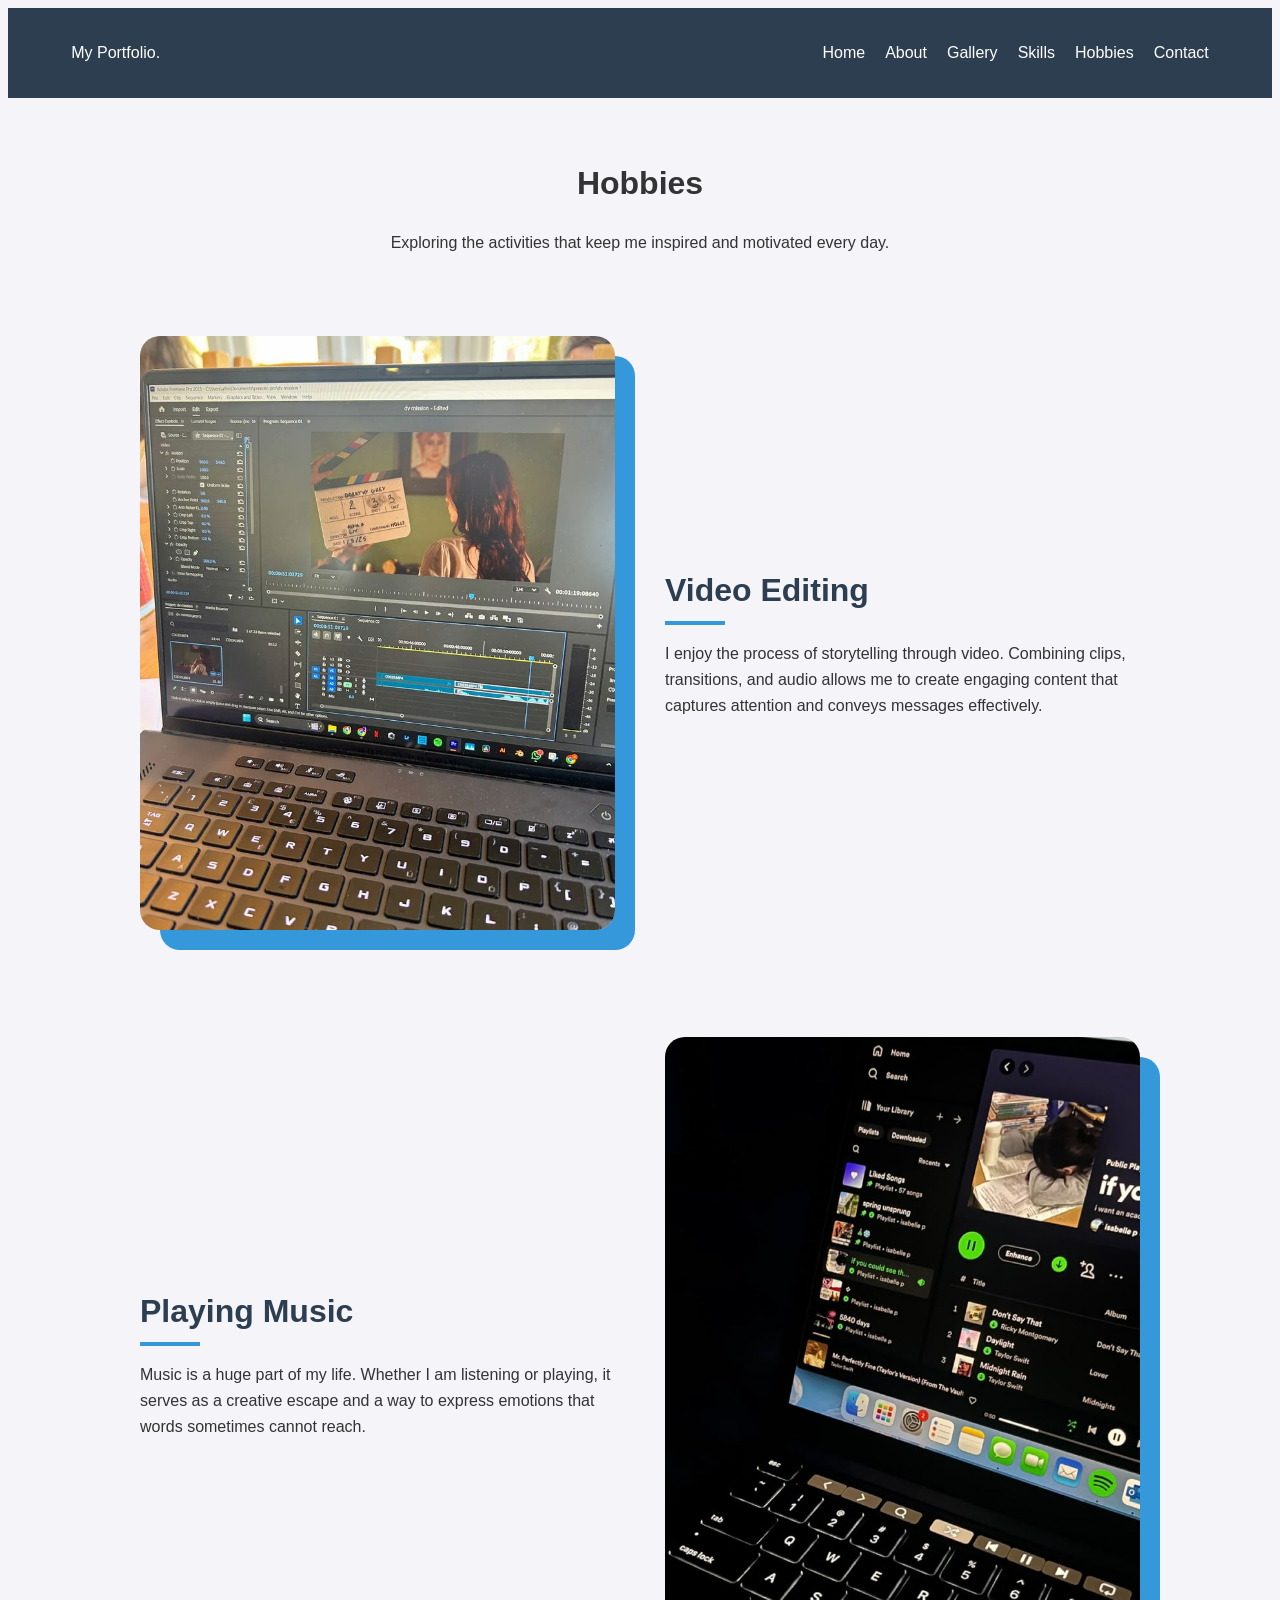
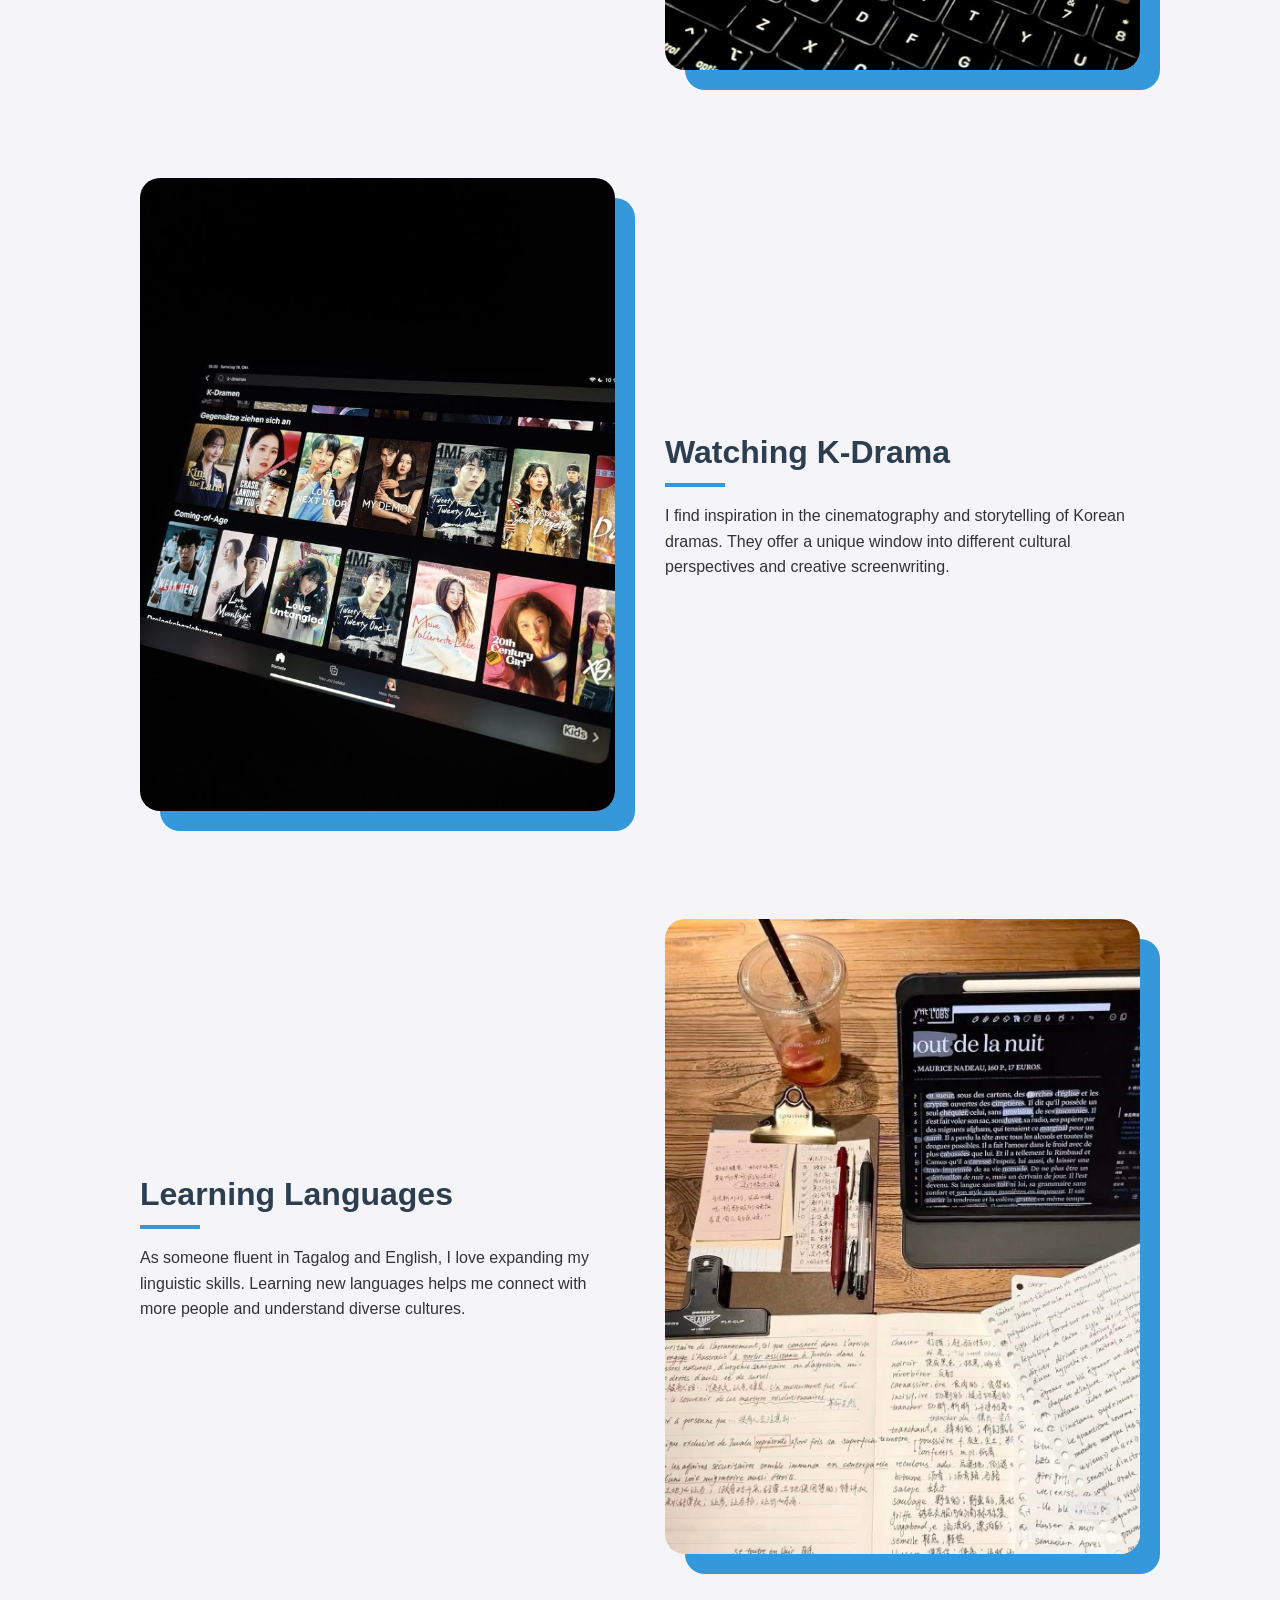
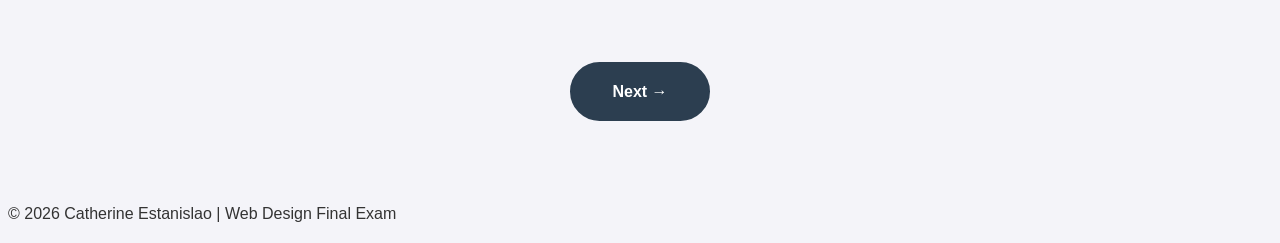
<file: 2hobbies.html>
<!DOCTYPE html>
<html lang="en">
<head>
    <meta charset="UTF-8">
    <meta name="viewport" content="width=device-width, initial-scale=1.0">
    <title>Hobbies | Catherine Estanislao</title>
    <link rel="stylesheet" href="css/style.css">
</head>
<body>

    <nav class="navbar">
        <div class="logo">My Portfolio<span>.</span></div>
        <ul class="nav-links">
            <li><a href="index.html">Home</a></li>
            <li><a href="about.html">About</a></li>
            <li><a href="gallery.html">Gallery</a></li>
            <li><a href="skills.html">Skills</a></li>
            <li><a href="hobbies.html">Hobbies</a></li>
            <li><a href="contact.html">Contact</a></li>
        </ul>
    </nav>

    <main class="hobbies-container">
        <header class="hobbies-header">
            <h1>Hobbies</h1>
            <p>Exploring the activities that keep me inspired and motivated every day.</p>
        </header>

        <section class="hobby-row">
            <div class="hobby-image">
                <img src="image/editing.jpg" alt="Video Editing Interface">
            </div>
            <div class="hobby-text">
                <h2>Video Editing</h2>
                <p>I enjoy the process of storytelling through video. Combining clips, transitions, and audio allows me to create engaging content that captures attention and conveys messages effectively.</p>
            </div>
        </section>

        <section class="hobby-row reverse">
            <div class="hobby-image">
                <img src="image/music.jpg" alt="Playing Music">
            </div>
            <div class="hobby-text">
                <h2>Playing Music</h2>
                <p>Music is a huge part of my life. Whether I am listening or playing, it serves as a creative escape and a way to express emotions that words sometimes cannot reach.</p>
            </div>
        </section>

        <section class="hobby-row">
            <div class="hobby-image">
                <img src="image/kdrama.jpg" alt="Watching KDrama">
            </div>
            <div class="hobby-text">
                <h2>Watching K-Drama</h2>
                <p>I find inspiration in the cinematography and storytelling of Korean dramas. They offer a unique window into different cultural perspectives and creative screenwriting.</p>
            </div>
        </section>

        <section class="hobby-row reverse">
            <div class="hobby-image">
                <img src="image/lang.jpg" alt="Language Learning">
            </div>
            <div class="hobby-text">
                <h2>Learning Languages</h2>
                <p>As someone fluent in Tagalog and English, I love expanding my linguistic skills. Learning new languages helps me connect with more people and understand diverse cultures.</p>
            </div>
        </section>

        <div class="next-section">
            <a href="3hobbies.html" class="next-btn">Next &rarr;</a>
        </div>
    </main>

    <footer>
        <p>&copy; 2026 Catherine Estanislao | Web Design Final Exam</p>
    </footer>

</body>
</html>
</file>
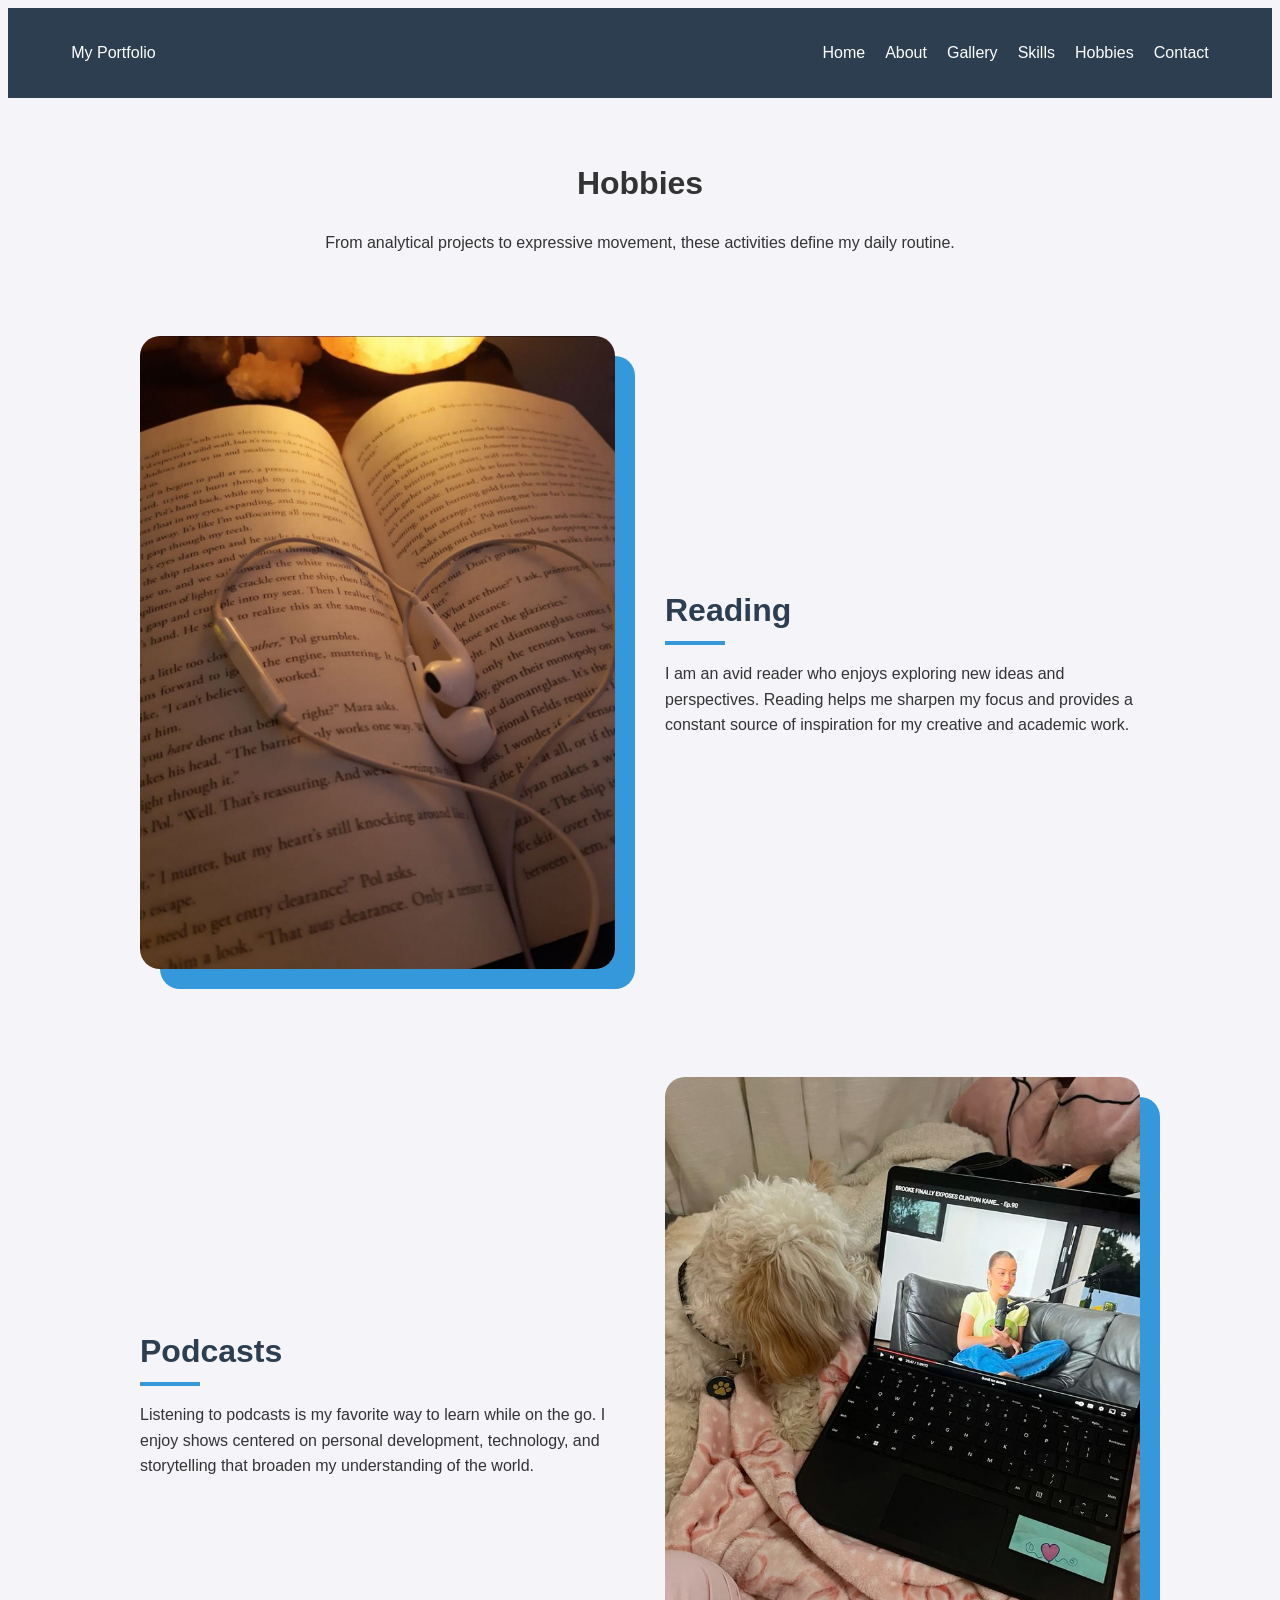
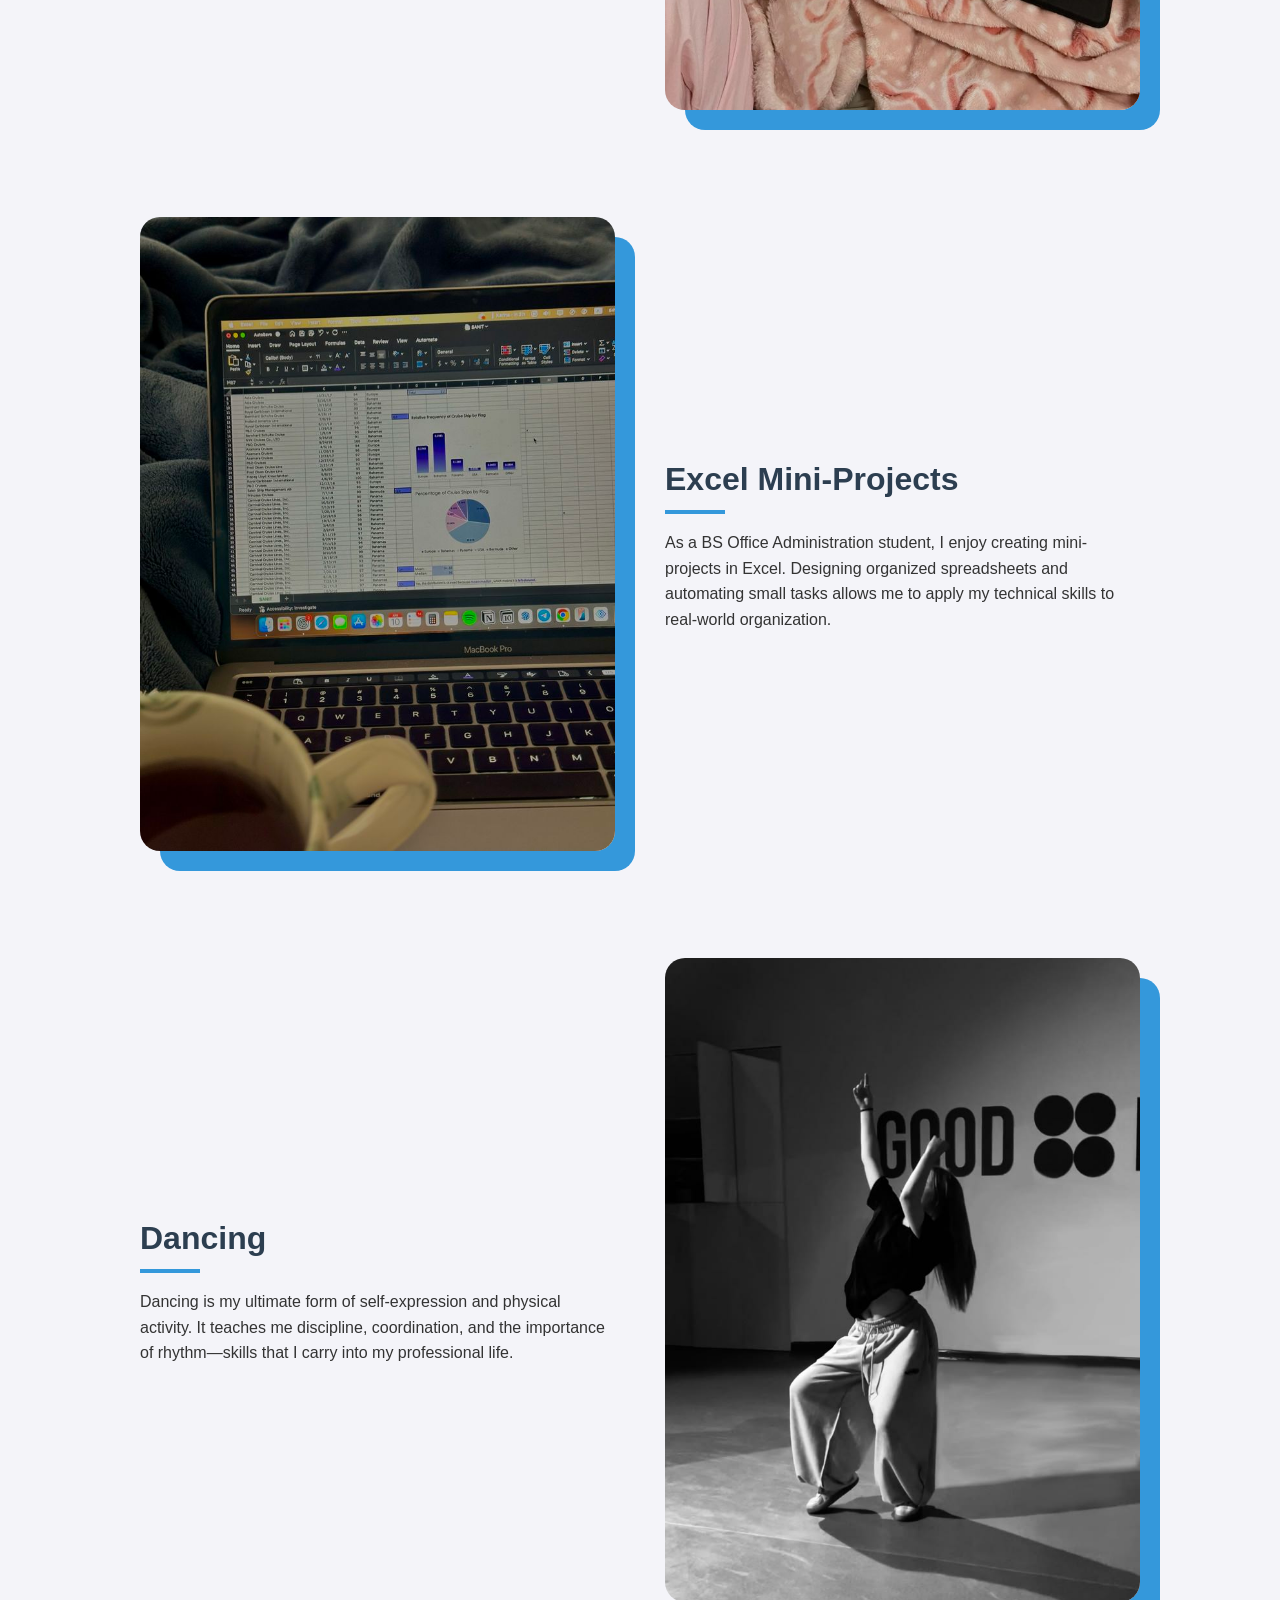
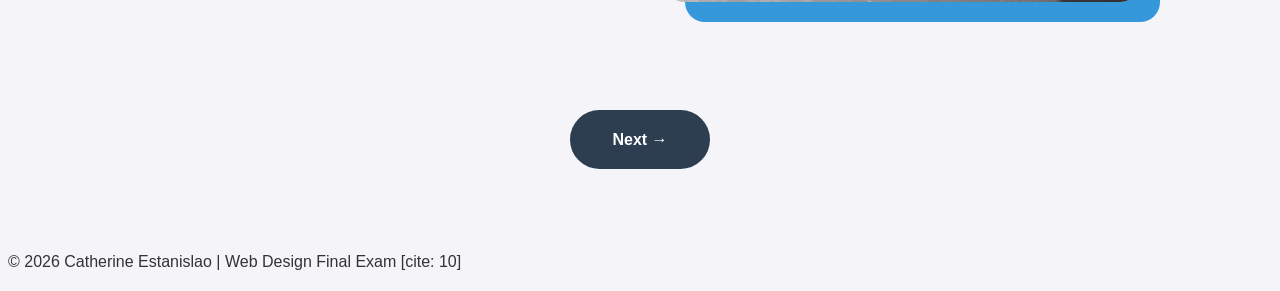
<file: 3hobbies.html>
<!DOCTYPE html>
<html lang="en">
<head>
    <meta charset="UTF-8">
    <meta name="viewport" content="width=device-width, initial-scale=1.0">
    <title>Lifestyle III | Catherine Estanislao</title>
    <link rel="stylesheet" href="css/style.css">
</head>
<body>

    <nav class="navbar">
        <div class="logo"><span>My Portfolio</span></div>
        <ul class="nav-links">
            <li><a href="index.html">Home</a></li>
            <li><a href="about.html">About</a></li>
            <li><a href="gallery.html">Gallery</a></li>
            <li><a href="skills.html">Skills</a></li>
            <li><a href="hobbies.html">Hobbies</a></li>
            <li><a href="contact.html">Contact</a></li>
        </ul>
    </nav>

    <main class="hobbies-container">
        <header class="hobbies-header">
            <h1>Hobbies</h1>
            <p>From analytical projects to expressive movement, these activities define my daily routine.</p>
        </header>

        <section class="hobby-row">
            <div class="hobby-image">
                <img src="image/read.jpg" alt="Person reading a book">
            </div>
            <div class="hobby-text">
                <h2>Reading</h2>
                <p>I am an avid reader who enjoys exploring new ideas and perspectives. Reading helps me sharpen my focus and provides a constant source of inspiration for my creative and academic work.</p>
            </div>
        </section>

        <section class="hobby-row reverse">
            <div class="hobby-image">
                <img src="image/podcast.jpg" alt="Listening to podcasts">
            </div>
            <div class="hobby-text">
                <h2>Podcasts</h2>
                <p>Listening to podcasts is my favorite way to learn while on the go. I enjoy shows centered on personal development, technology, and storytelling that broaden my understanding of the world.</p>
            </div>
        </section>

        <section class="hobby-row">
            <div class="hobby-image">
                <img src="image/excel.jpg" alt="Excel Spreadsheet Project">
            </div>
            <div class="hobby-text">
                <h2>Excel Mini-Projects</h2>
                <p>As a BS Office Administration student, I enjoy creating mini-projects in Excel. Designing organized spreadsheets and automating small tasks allows me to apply my technical skills to real-world organization.</p>
            </div>
        </section>

        <section class="hobby-row reverse">
            <div class="hobby-image">
                <img src="image/dance.jpg" alt="Dancing">
            </div>
            <div class="hobby-text">
                <h2>Dancing</h2>
                <p>Dancing is my ultimate form of self-expression and physical activity. It teaches me discipline, coordination, and the importance of rhythm—skills that I carry into my professional life.</p>
            </div>
        </section>

        <div class="next-section">
            <a href="4hobbies.html" class="next-btn">Next &rarr;</a>
        </div>
    </main>

    <footer>
        <p>&copy; 2026 Catherine Estanislao | Web Design Final Exam [cite: 10]</p>
    </footer>

</body>
</html>
</file>
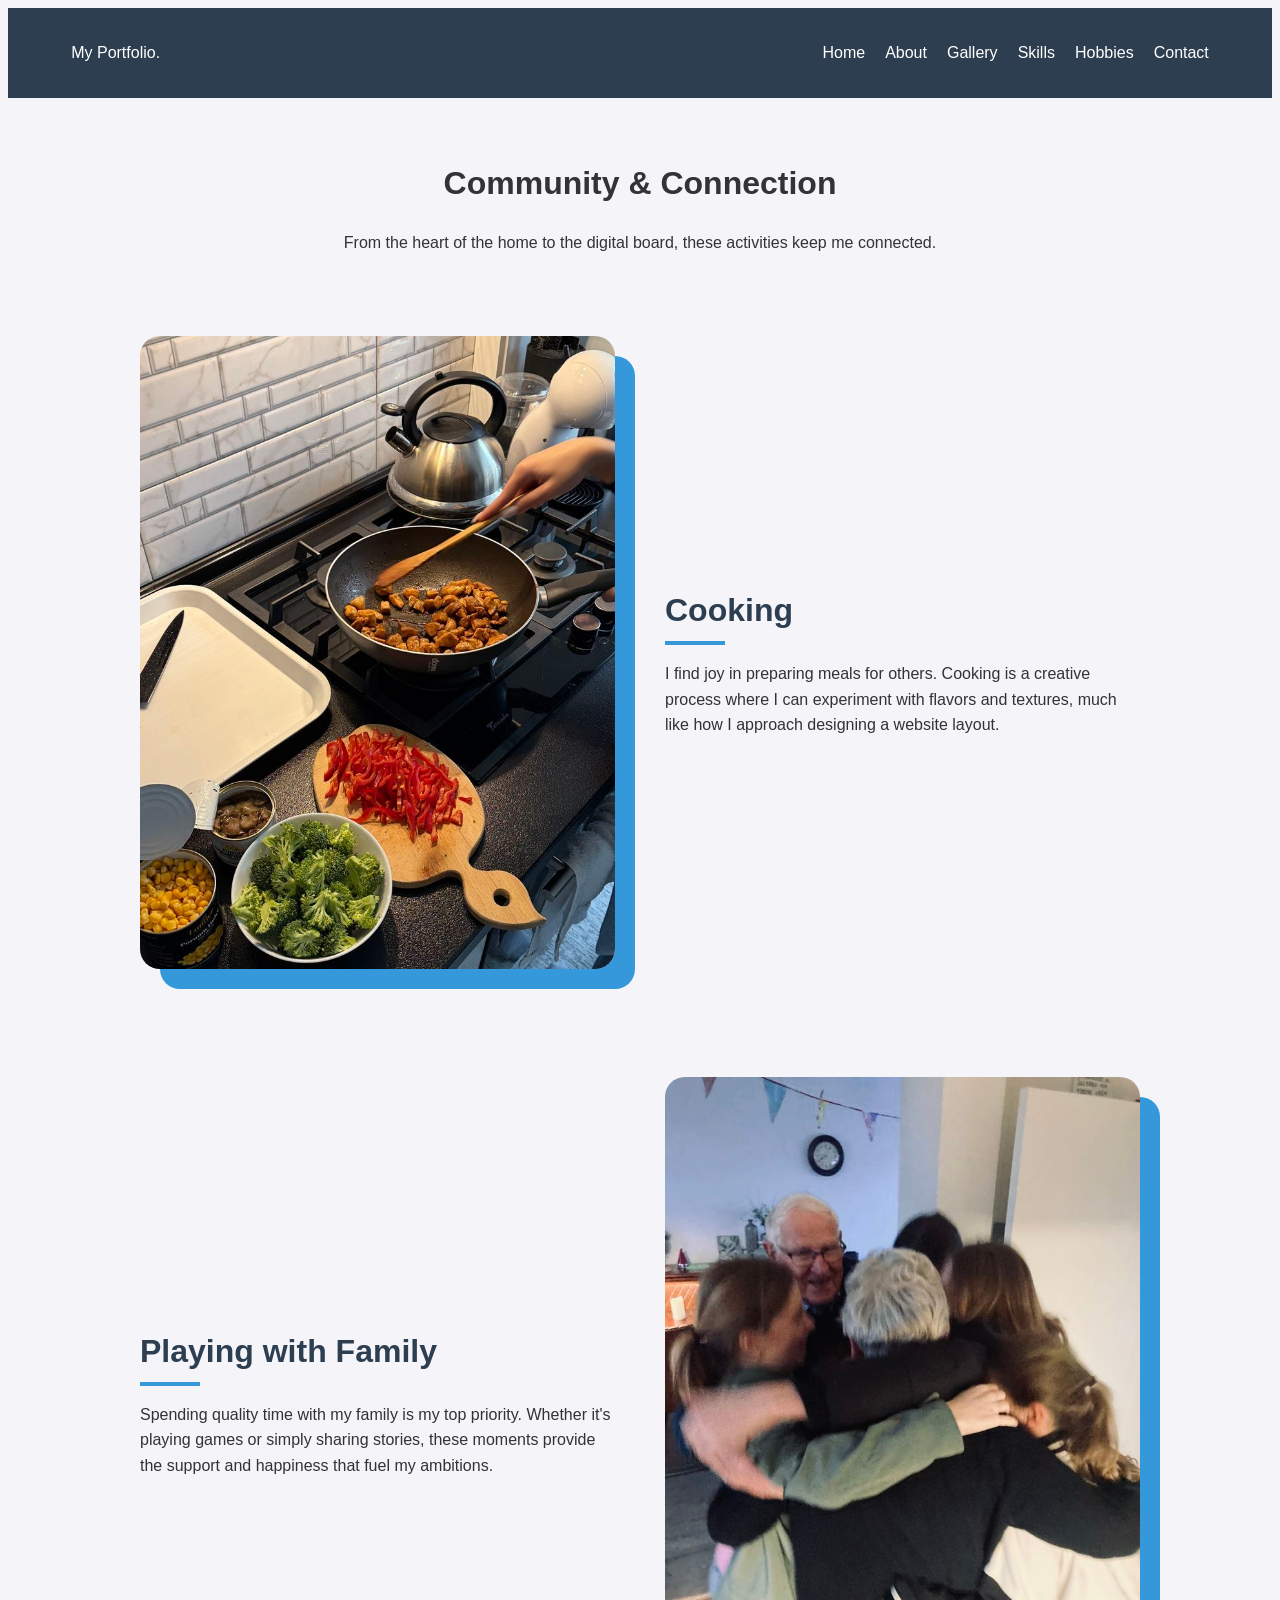
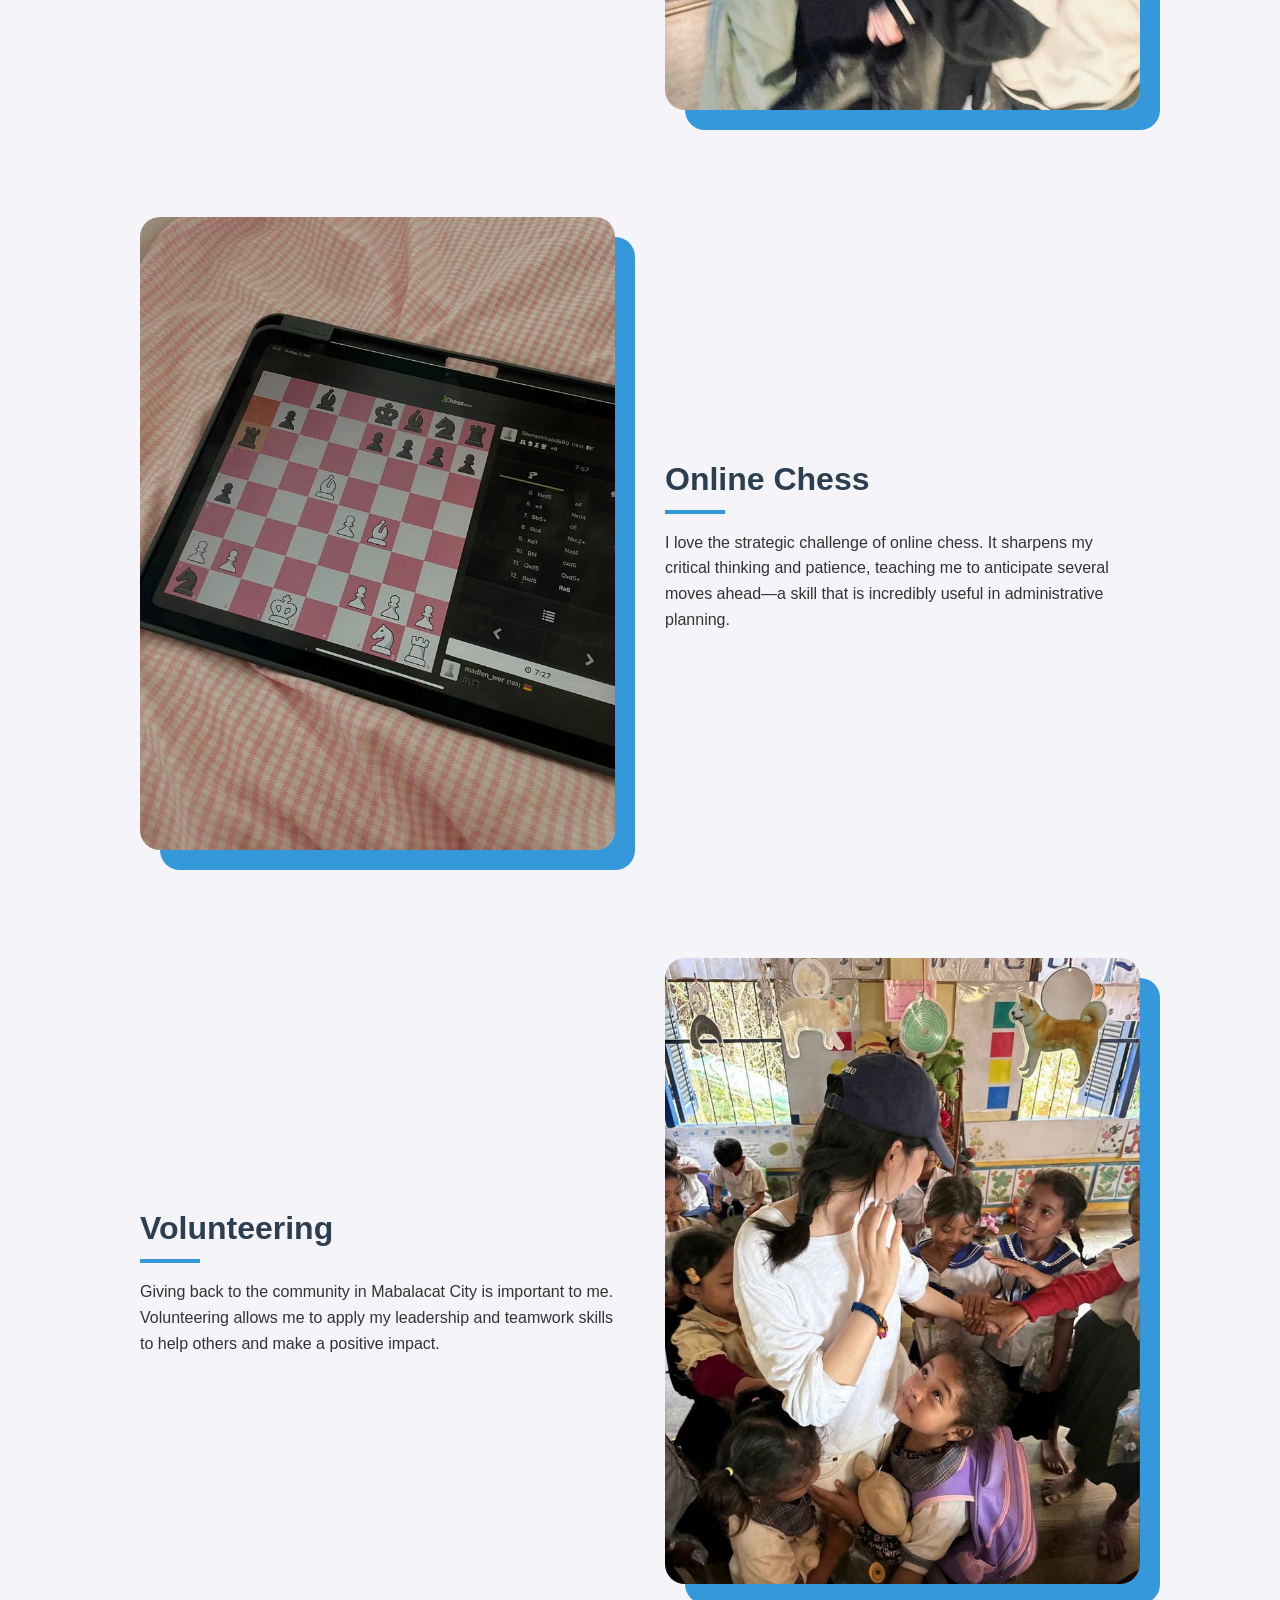
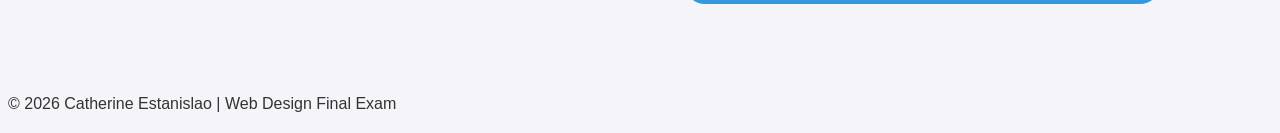
<file: 4hobbies.html>
<!DOCTYPE html>
<html lang="en">
<head>
    <meta charset="UTF-8">
    <meta name="viewport" content="width=device-width, initial-scale=1.0">
    <title>Lifestyle IV | Catherine Estanislao</title>
    <link rel="stylesheet" href="css/style.css">
</head>
<body>

    <nav class="navbar">
        <div class="logo">My Portfolio<span>.</span></div>
        <ul class="nav-links">
            <li><a href="index.html">Home</a></li>
            <li><a href="about.html">About</a></li>
            <li><a href="gallery.html">Gallery</a></li>
            <li><a href="skills.html">Skills</a></li>
            <li><a href="hobbies.html">Hobbies</a></li>
            <li><a href="contact.html" class="active">Contact</a></li>
        </ul>
    </nav>

    <main class="hobbies-container">
        <header class="hobbies-header">
            <h1>Community & Connection</h1>
            <p>From the heart of the home to the digital board, these activities keep me connected.</p>
        </header>

        <section class="hobby-row">
            <div class="hobby-image">
                <img src="image/cook.jpg" alt="Cooking in the kitchen">
            </div>
            <div class="hobby-text">
                <h2>Cooking</h2>
                <p>I find joy in preparing meals for others. Cooking is a creative process where I can experiment with flavors and textures, much like how I approach designing a website layout.</p>
            </div>
        </section>

        <section class="hobby-row reverse">
            <div class="hobby-image">
                <img src="image/fambond.jpg" alt="Family playing together">
            </div>
            <div class="hobby-text">
                <h2>Playing with Family</h2>
                <p>Spending quality time with my family is my top priority. Whether it's playing games or simply sharing stories, these moments provide the support and happiness that fuel my ambitions.</p>
            </div>
        </section>

        <section class="hobby-row">
            <div class="hobby-image">
                <img src="image/chess.jpg" alt="Online Chess Game">
            </div>
            <div class="hobby-text">
                <h2>Online Chess</h2>
                <p>I love the strategic challenge of online chess. It sharpens my critical thinking and patience, teaching me to anticipate several moves ahead—a skill that is incredibly useful in administrative planning.</p>
            </div>
        </section>

        <section class="hobby-row reverse">
            <div class="hobby-image">
                <img src="image/volun.jpg" alt="Volunteering in the community">
            </div>
            <div class="hobby-text">
                <h2>Volunteering</h2>
                <p>Giving back to the community in Mabalacat City is important to me. Volunteering allows me to apply my leadership and teamwork skills to help others and make a positive impact.</p>
            </div>
        </section>
    </main>

    <footer>
        <p>&copy; 2026 Catherine Estanislao |  Web Design Final Exam</p>
    </footer>

</body>
</html>
</file>
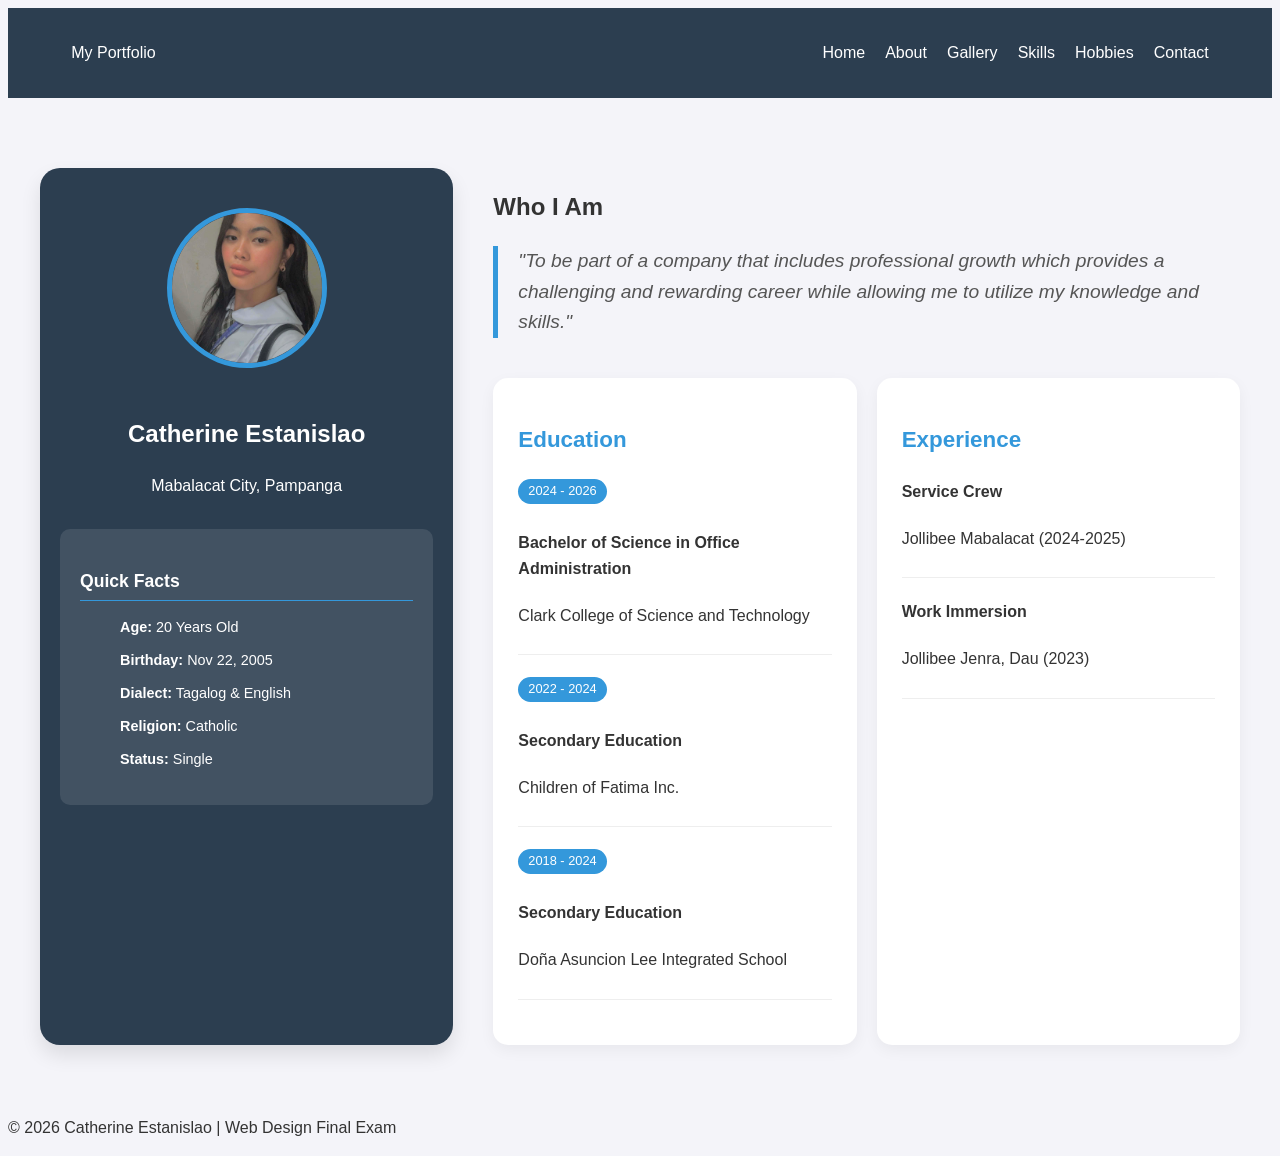
<file: about.html>
<!DOCTYPE html>
<html lang="en">
<head>
    <meta charset="UTF-8">
    <meta name="viewport" content="width=device-width, initial-scale=1.0">
    <title>About | Catherine Estanislao</title>
    <link rel="stylesheet" href="css/style.css">
</head>
<body>

    <nav class="navbar">
        <div class="logo">My Portfolio</div>
        <ul class="nav-links">
            <li><a href="index.html">Home</a></li>
            <li><a href="about.html" class="active">About</a></li>
            <li><a href="gallery.html">Gallery</a></li>
            <li><a href="skills.html">Skills</a></li>
            <li><a href="hobbies.html">Hobbies</a></li>
            <li><a href="contact.html">Contact</a></li>
            </ul>
    </nav>

    <main class="about-wrapper">
        <aside class="profile-card">
            <div class="profile-img">
                <img src="image/mypic.jpg" alt="Catherine Estanislao">
            </div>
            <h2>Catherine Estanislao</h2>
            <p class="location">Mabalacat City, Pampanga</p>
            
            <div class="personal-data">
                <h3>Quick Facts</h3>
                <ul>
                    <li><strong>Age:</strong> 20 Years Old</li>
                    <li><strong>Birthday:</strong> Nov 22, 2005</li>
                    <li><strong>Dialect:</strong> Tagalog & English</li>
                    <li><strong>Religion:</strong> Catholic</li>
                    <li><strong>Status:</strong> Single</li>
                </ul>
            </div>
        </aside>

        <section class="about-details">
            <header>
                <h1>Who I Am</h1>
                <p class="objective">"To be part of a company that includes professional growth which provides a challenging and rewarding career while allowing me to utilize my knowledge and skills."</p>
            </header>

            <div class="info-grid">
                <article class="info-box">
                    <h2>Education</h2>
                    <div class="timeline-item">
                        <span class="year">2024 - 2026</span>
                        <h4>Bachelor of Science in Office Administration</h4>
                        <p>Clark College of Science and Technology</p>
                    </div>
                    <div class="timeline-item">
                        <span class="year">2022 - 2024</span>
                        <h4>Secondary Education</h4>
                        <p>Children of Fatima Inc.</p>
                    </div>
                    <div class="timeline-item">
                        <span class="year">2018 - 2024</span>
                        <h4>Secondary Education</h4>
                        <p>Doña Asuncion Lee Integrated School</p>
                    </div>
                </article>

                <article class="info-box">
                    <h2>Experience</h2>
                    <div class="work-item">
                        <h4>Service Crew</h4>
                        <p>Jollibee Mabalacat (2024-2025)</p>
                    </div>
                    <div class="work-item">
                        <h4>Work Immersion</h4>
                        <p>Jollibee Jenra, Dau (2023)</p>
                    </div>
                </article>
            </div>
        </section>
    </main>

    <footer>
        <p>&copy; 2026 Catherine Estanislao | Web Design Final Exam</p>
    </footer>

</body>
</html>
</file>
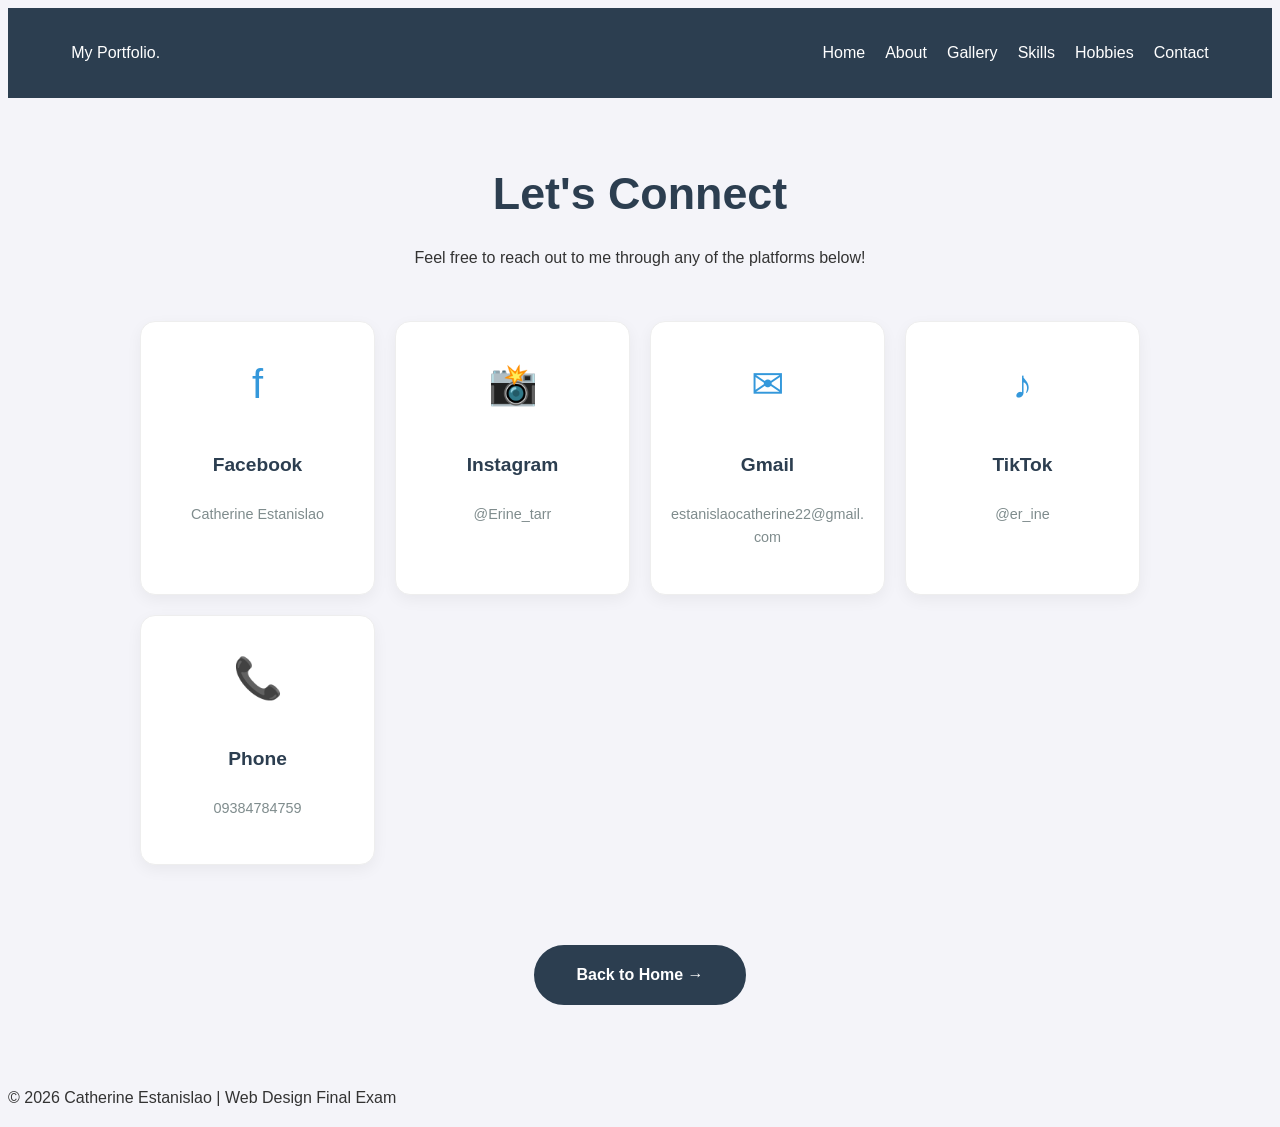
<file: contact.html>
<!DOCTYPE html>
<html lang="en">
<head>
    <meta charset="UTF-8">
    <meta name="viewport" content="width=device-width, initial-scale=1.0">
    <title>Contact | Catherine Estanislao</title>
    <link rel="stylesheet" href="css/style.css">
</head>
<body>

    <nav class="navbar">
        <div class="logo">My Portfolio<span>.</span></div>
        <ul class="nav-links">
            <li><a href="index.html">Home</a></li>
            <li><a href="about.html">About</a></li>
            <li><a href="gallery.html">Gallery</a></li>
            <li><a href="skills.html">Skills</a></li>
            <li><a href="hobbies.html">Hobbies</a></li>
            <li><a href="contact.html" class="active">Contact</a></li>
        </ul>
    </nav>

    <main class="contact-container">
        <header class="contact-header">
            <h1>Let's Connect</h1>
            <p>Feel free to reach out to me through any of the platforms below!</p>
        </header>

        <div class="contact-grid">
            <a href="https://facebook.com" target="_blank" class="contact-card facebook">
                <div class="contact-icon">f</div>
                <h3>Facebook</h3>
                <p>Catherine Estanislao</p>
            </a>

            <a href="https://instagram.com" target="_blank" class="contact-card instagram">
                <div class="contact-icon">📸</div>
                <h3>Instagram</h3>
                <p>@Erine_tarr</p>
            </a>

            <a href="mailto:estanislaocatherine22@gmail.com" class="contact-card gmail">
                <div class="contact-icon">✉</div>
                <h3>Gmail</h3>
                <p>estanislaocatherine22@gmail.com</p>
            </a>

            <a href="https://tiktok.com" target="_blank" class="contact-card tiktok">
                <div class="contact-icon">♪</div>
                <h3>TikTok</h3>
                <p>@er_ine</p>
            </a>

            <div class="contact-card phone">
                <div class="contact-icon">📞</div>
                <h3>Phone</h3>
                <p>09384784759</p>
            </div>
        </div>

        <div class="next-section">
            <a href="index.html" class="next-btn">Back to Home &rarr;</a>
        </div>
    </main>

    <footer>
        <p>&copy; 2026 Catherine Estanislao | Web Design Final Exam</p>
    </footer>

</body>
</html>
</file>
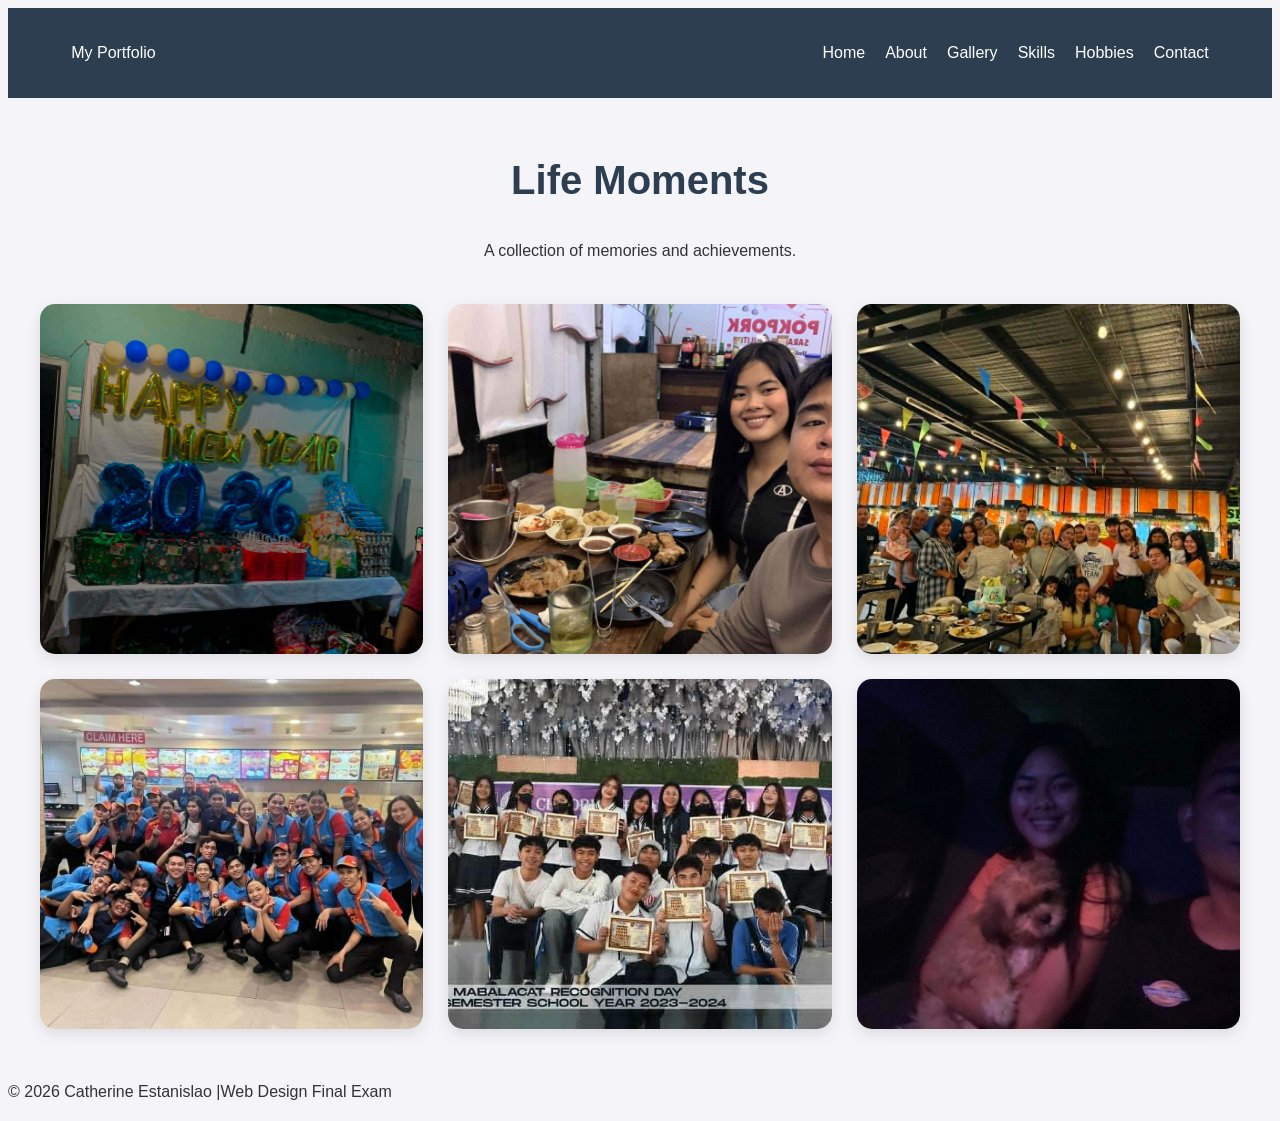
<file: gallery.html>
<!DOCTYPE html>
<html lang="en">
<head>
    <meta charset="UTF-8">
    <meta name="viewport" content="width=device-width, initial-scale=1.0">
    <title>Gallery | Catherine Estanislao</title>
    <link rel="stylesheet" href="css/style.css">
</head>
<body>

    <nav class="navbar">
        <div class="logo">My Portfolio</div>
        <ul class="nav-links">
            <li><a href="index.html">Home</a></li>
            <li><a href="about.html">About</a></li>
            <li><a href="gallery.html" class="active">Gallery</a></li>
            <li><a href="skills.html">Skills</a></li>
            <li><a href="hobbies.html">Hobbies</a></li>
            <li><a href="contact.html">Contact</a></li>
            </ul>
    </nav>

    <main class="gallery-container">
        <header class="gallery-header">
            <h1>Life Moments</h1>
            <p>A collection of memories and achievements.</p>
        </header>

        <div class="photo-grid">
            
            <div class="gallery-card">
                <img src="image/photo1.jpg" alt="">
                <div class="overlay">
                    <div class="text">
                        <h3>Celbrating New Year with My Family</h3>
                    </div>
                </div>
            </div>

            <div class="gallery-card">
                <img src="image/photo2.jpg" alt="">
                <div class="overlay">
                    <div class="text">
                        <h3>Go on a Date with My Boyfriend</h3>
                    </div>
                </div>
            </div>

            <div class="gallery-card">
                <img src="image/photo3.jpg" alt="">
                <div class="overlay">
                    <div class="text">
                        <h3>Bond with My Family</h3>
                    </div>
                </div>
            </div>

            <div class="gallery-card">
                <img src="image/photo4.jpg" alt="">
                <div class="overlay">
                    <div class="text">
                        <h3>Work at Jollibee</h3>
                    </div>
                </div>
            </div>

            <div class="gallery-card">
                <img src="image/photo5.jpg" alt="">
                <div class="overlay">
                    <div class="text">
                        <h3>Received Certificate</h3>
                    </div>
                </div>
            </div>

            <div class="gallery-card">
                <img src="image/photo6.jpg" alt="">
                <div class="overlay">
                    <div class="text">
                        <h3>Go to Different Places with my Dog</h3>
                    </div>
                </div>
            </div>

        </div>
    </main>

    <footer>
        <p>&copy; 2026 Catherine Estanislao |Web Design Final Exam </p>
    </footer>

</body>
</html>
</file>
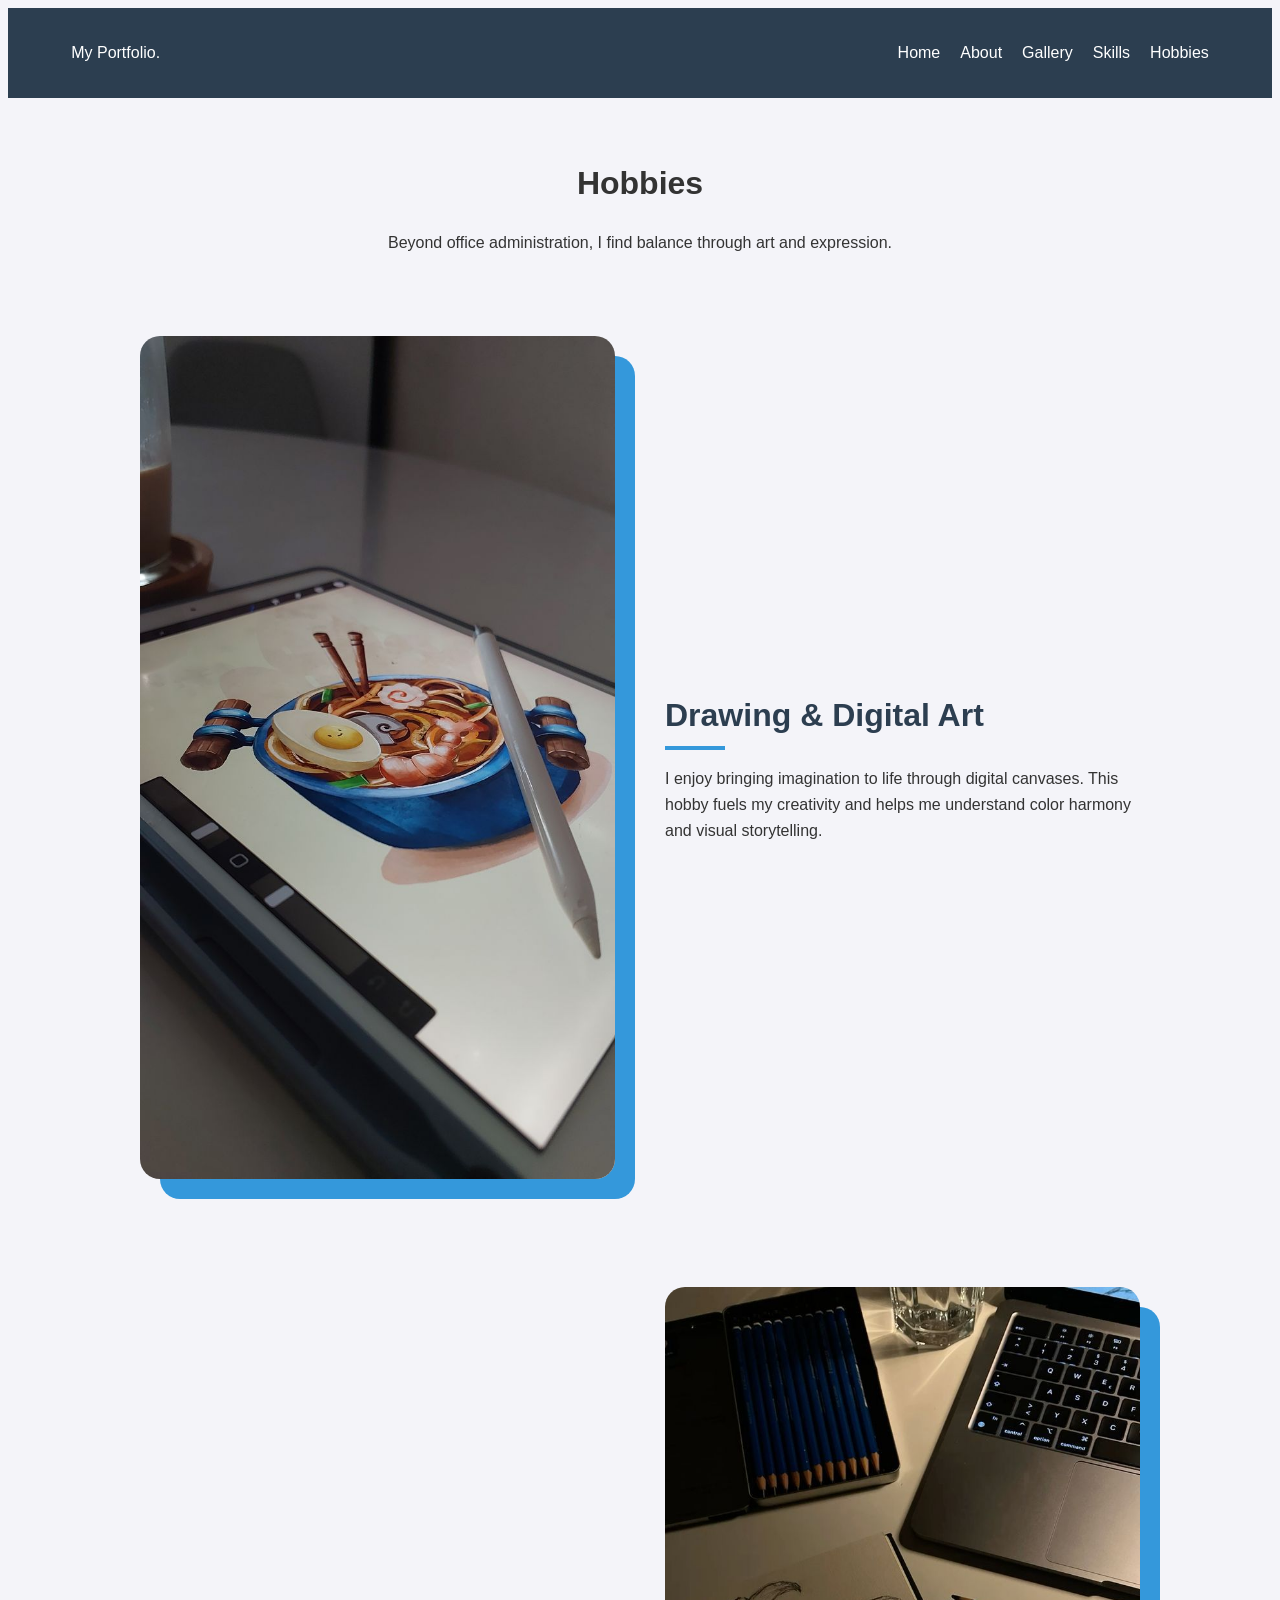
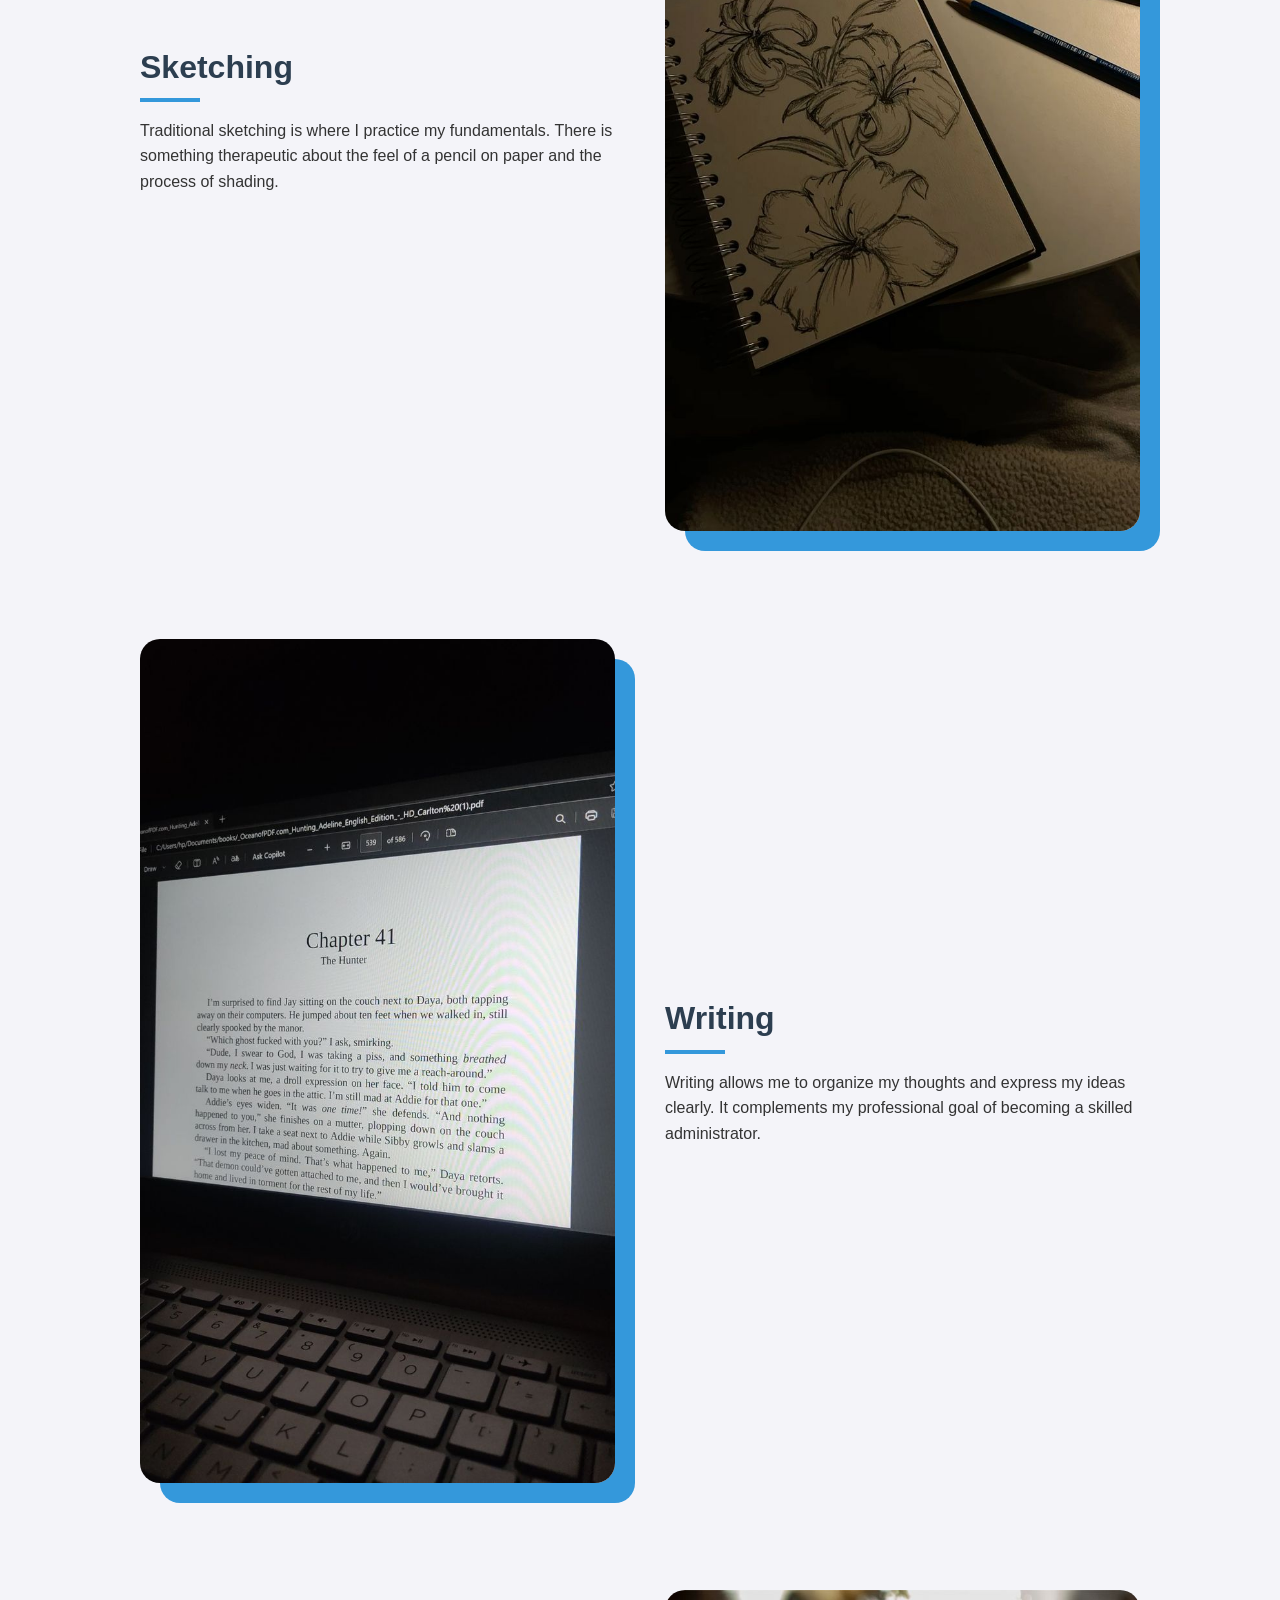
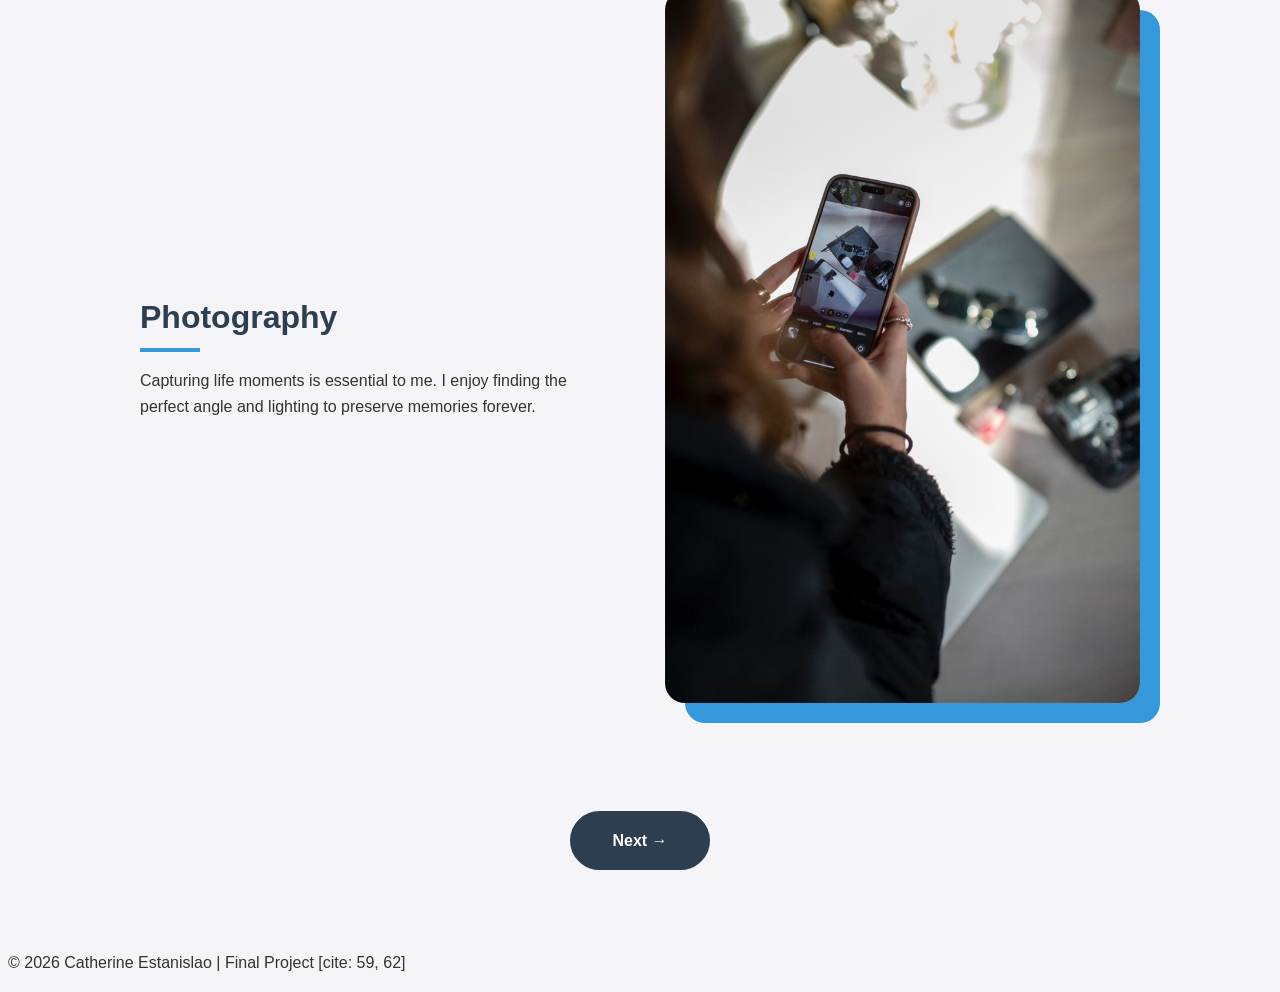
<file: hobbies.html>
<!DOCTYPE html>
<html lang="en">
<head>
    <meta charset="UTF-8">
    <meta name="viewport" content="width=device-width, initial-scale=1.0">
    <title>Hobbies | Catherine Estanislao</title>
    <link rel="stylesheet" href="css/style.css">
</head>
<body>

    <nav class="navbar">
        <div class="logo">My Portfolio<span>.</span></div>
        <ul class="nav-links">
            <li><a href="index.html">Home</a></li>
            <li><a href="about.html">About</a></li>
            <li><a href="gallery.html">Gallery</a></li>
            <li><a href="skills.html">Skills</a></li>
            <li><a href="hobbies.html" class="active">Hobbies</a></li>
        </ul>
    </nav>

    <main class="hobbies-container">
        <header class="hobbies-header">
            <h1>Hobbies</h1>
            <p>Beyond office administration, I find balance through art and expression.</p>
        </header>

        <section class="hobby-row">
            <div class="hobby-image">
                <img src="image/digital.jpg" alt="Digital Art Illustration">
            </div>
            <div class="hobby-text">
                <h2>Drawing & Digital Art</h2>
                <p>I enjoy bringing imagination to life through digital canvases. This hobby fuels my creativity and helps me understand color harmony and visual storytelling.</p>
            </div>
        </section>

        <section class="hobby-row reverse">
            <div class="hobby-image">
                <img src="image/sketch.jpg" alt="Pencil Sketching">
            </div>
            <div class="hobby-text">
                <h2>Sketching</h2>
                <p>Traditional sketching is where I practice my fundamentals. There is something therapeutic about the feel of a pencil on paper and the process of shading.</p>
            </div>
        </section>

        <section class="hobby-row">
            <div class="hobby-image">
                <img src="image/writing.jpg" alt="Writing Workspace">
            </div>
            <div class="hobby-text">
                <h2>Writing</h2>
                <p>Writing allows me to organize my thoughts and express my ideas clearly. It complements my professional goal of becoming a skilled administrator.</p>
            </div>
        </section>

        <section class="hobby-row reverse">
            <div class="hobby-image">
                <img src="image/photography.jpg" alt="Photography">
            </div>
            <div class="hobby-text">
                <h2>Photography</h2>
                <p>Capturing life moments is essential to me. I enjoy finding the perfect angle and lighting to preserve memories forever.</p>
            </div>
        </section>

        <div class="next-section">
            <a href="2hobbies.html" class="next-btn">Next &rarr;</a>
        </div>
    </main>

    <footer>
        <p>&copy; 2026 Catherine Estanislao | Final Project [cite: 59, 62]</p>
    </footer>

</body>
</html>
</file>
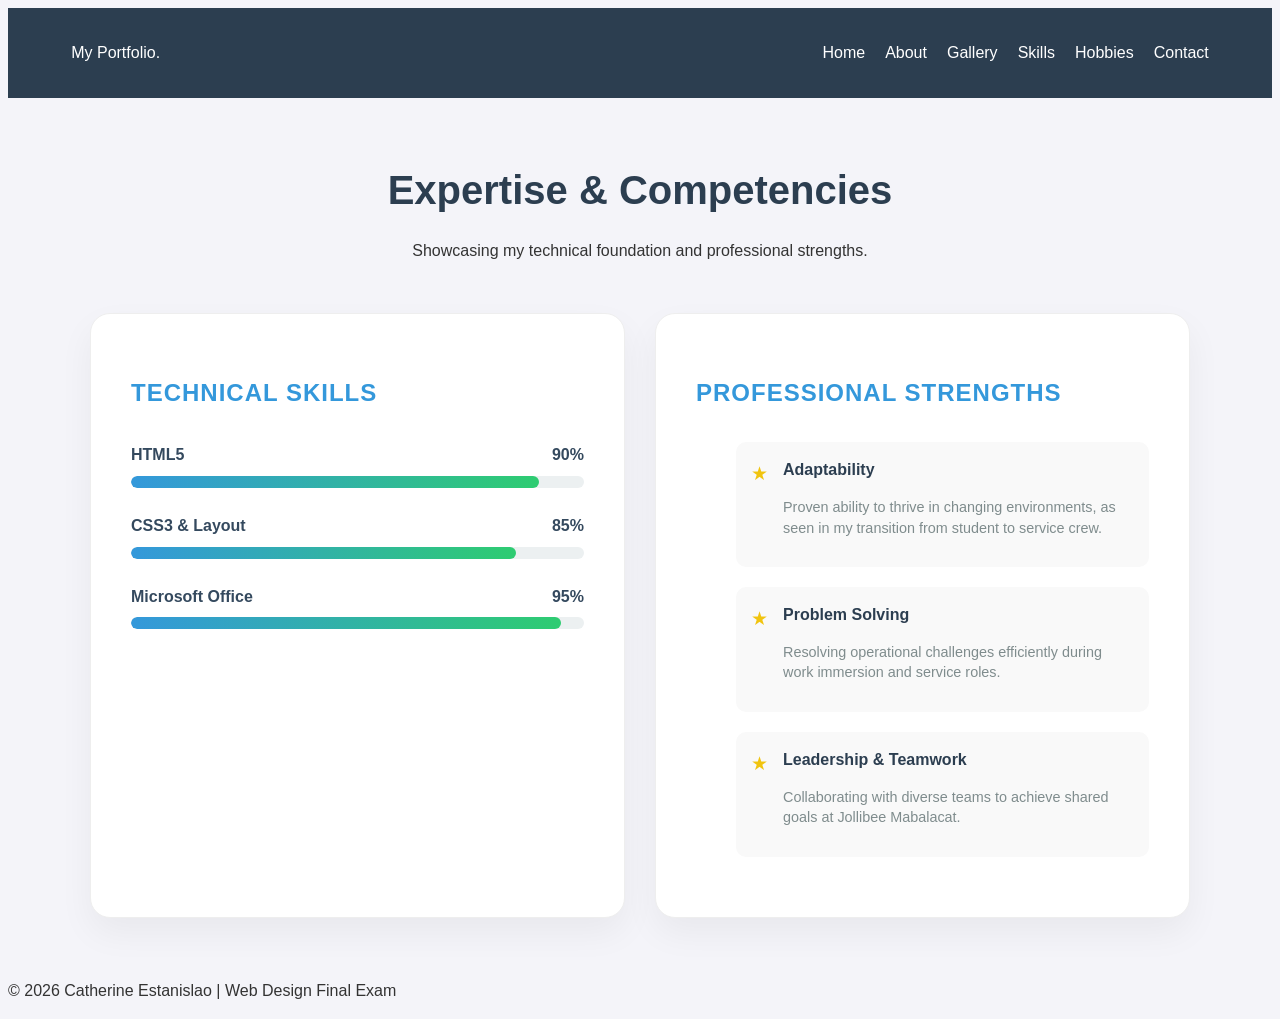
<file: skills.html>
<!DOCTYPE html>
<html lang="en">
<head>
    <meta charset="UTF-8">
    <meta name="viewport" content="width=device-width, initial-scale=1.0">
    <title>Skills | Catherine Estanislao</title>
    <link rel="stylesheet" href="css/style.css">
</head>
<body>

    <nav class="navbar">
        <div class="logo">My Portfolio<span>.</span></div>
        <ul class="nav-links">
            <li><a href="index.html">Home</a></li>
            <li><a href="about.html">About</a></li>
            <li><a href="gallery.html">Gallery</a></li>
            <li><a href="skills.html" class="active">Skills</a></li>
            <li><a href="hobbies.html">Hobbies</a></li>
            <li><a href="contact.html">Contact</a></li>
            </ul>
    </nav>

    <main class="skills-page">
        <header class="section-header">
            <h1>Expertise & Competencies</h1>
            <p>Showcasing my technical foundation and professional strengths.</p>
        </header>

        <div class="skills-grid">
            <section class="skills-card">
                <h2>Technical Skills</h2>
                <div class="skill-group">
                    <div class="skill-label">
                        <span>HTML5</span>
                        <span>90%</span>
                    </div>
                    <div class="progress-bar"><div class="progress" style="width: 90%;"></div></div>
                </div>

                <div class="skill-group">
                    <div class="skill-label">
                        <span>CSS3 & Layout</span>
                        <span>85%</span>
                    </div>
                    <div class="progress-bar"><div class="progress" style="width: 85%;"></div></div>
                </div>

                <div class="skill-group">
                    <div class="skill-label">
                        <span>Microsoft Office</span>
                        <span>95%</span>
                    </div>
                    <div class="progress-bar"><div class="progress" style="width: 95%;"></div></div>
                </div>
            </section>

            <section class="skills-card">
                <h2>Professional Strengths</h2>
                <ul class="soft-skills">
                    <li>
                        <span class="icon">★</span>
                        <div>
                            <strong>Adaptability</strong>
                            <p>Proven ability to thrive in changing environments, as seen in my transition from student to service crew.</p>
                        </div>
                    </li>
                    <li>
                        <span class="icon">★</span>
                        <div>
                            <strong>Problem Solving</strong>
                            <p>Resolving operational challenges efficiently during work immersion and service roles.</p>
                        </div>
                    </li>
                    <li>
                        <span class="icon">★</span>
                        <div>
                            <strong>Leadership & Teamwork</strong>
                            <p>Collaborating with diverse teams to achieve shared goals at Jollibee Mabalacat.</p>
                        </div>
                    </li>
                </ul>
            </section>
        </div>
    </main>

    <footer>
        <p>&copy; 2026 Catherine Estanislao | Web Design Final Exam</p>
    </footer>

</body>
</html>
</file>
<file: css/style.css>
:root{
    margin: 0;
    padding: 0;
    box-sizing: border-box;
    font-family: 'Segoe UI', Tahoma, Geneva, Verdana, sans-serif;
}

body {
    background-color: #f4f4f9;
    color: #333;
    line-height: 1.6;
}

.navbar {
    display: flex;
    justify-content: space-between;
    align-items: center;
    background: #2c3e50;
    color: white;
    padding: 1rem 5%;
    position: sticky;
    top: 0;
    z-index: 1000;
}

.nav-links {
    display: flex;
    list-style: none;
}

.nav-links li a {
    color: white;
    text-decoration: none;
    margin-left: 20px;
    transition: 0.3s;
}

.nav-links li a:hover, .active {
    color: #3498db;
}

.hero {
    height: 80vh;
    background: linear-gradient(rgba(0,0,0,0.6), rgba(0,0,0,0.6)), url('hero-bg.jpg') no-repeat center center/cover;
    display: flex;
    align-items: center;
    justify-content: center;
    text-align: center;
    color: white;
}

.hero h1 { font-size: 3.5rem; margin-bottom: 1rem; }

.btn {
    display: inline-block;
    background: #3498db;
    color: white;
    padding: 10px 25px;
    text-decoration: none;
    border-radius: 5px;
    margin-top: 20px;
}

.grid-container {
    display: grid;
    grid-template-columns: repeat(auto-fit, minmax(250px, 1fr));
    gap: 20px;
    padding: 40px 5%;
}

.card {
    background: white;
    padding: 15px;
    border-radius: 8px;
    box-shadow: 0 4px 6px rgba(0,0,0,0.1);
    text-align: center;
}

.card img {
    width: 100%;
    height: 200px;
    object-fit: cover;
    border-radius: 5px;
}

@media (max-width: 768px) {
    .navbar { flex-direction: column; }
    .nav-links { margin-top: 15px; }
    .hero h1 { font-size: 2.5rem; }
}

.about-wrapper {
    display: flex;
    flex-wrap: wrap;
    max-width: 1200px;
    margin: 50px auto;
    gap: 40px;
    padding: 20px;
}

.profile-card {
    flex: 1;
    min-width: 300px;
    background: #2c3e50;
    color: white;
    padding: 40px 20px;
    border-radius: 20px;
    text-align: center;
    box-shadow: 0 10px 20px rgba(0,0,0,0.1);
}

.profile-img img {
    width: 150px;
    height: 150px;
    border-radius: 50%;
    border: 5px solid #3498db;
    margin-bottom: 20px;
    object-fit: cover;
}

.personal-data {
    margin-top: 30px;
    text-align: left;
    background: rgba(255, 255, 255, 0.1);
    padding: 20px;
    border-radius: 10px;
}

.personal-data h3 {
    font-size: 1.1rem;
    margin-bottom: 15px;
    border-bottom: 1px solid #3498db;
    padding-bottom: 5px;
}

.personal-data ul {
    list-style: none;
    font-size: 0.9rem;
}

.personal-data li {
    margin-bottom: 10px;
}

.about-details {
    flex: 2;
    min-width: 350px;
}

.objective {
    font-size: 1.2rem;
    font-style: italic;
    color: #555;
    margin: 20px 0 40px 0;
    border-left: 5px solid #3498db;
    padding-left: 20px;
}

.info-grid {
    display: grid;
    grid-template-columns: 1fr 1fr;
    gap: 20px;
}

.info-box {
    background: white;
    padding: 25px;
    border-radius: 15px;
    box-shadow: 0 5px 15px rgba(0,0,0,0.05);
}

.info-box h2 {
    color: #3498db;
    margin-bottom: 20px;
    font-size: 1.4rem;
}

.timeline-item, .work-item {
    margin-bottom: 20px;
    padding-bottom: 10px;
    border-bottom: 1px solid #eee;
}

.year {
    display: inline-block;
    background: #3498db;
    color: white;
    padding: 2px 10px;
    border-radius: 20px;
    font-size: 0.8rem;
    margin-bottom: 5px;
}

@media (max-width: 768px) {
    .info-grid {
        grid-template-columns: 1fr;
    }
    .about-wrapper {
        flex-direction: column;
    }
}

.gallery-container {
    max-width: 1200px;
    margin: 50px auto;
    padding: 0 20px;
}

.gallery-header {
    text-align: center;
    margin-bottom: 40px;
}

.gallery-header h1 {
    font-size: 2.5rem;
    color: #2c3e50;
}

.photo-grid {
    display: grid;
    grid-template-columns: repeat(auto-fit, minmax(300px, 1fr));
    gap: 25px;
}

.gallery-card {
    position: relative;
    border-radius: 15px;
    overflow: hidden; 
    box-shadow: 0 5px 15px rgba(0,0,0,0.1);
    height: 350px;
}

.gallery-card img {
    width: 100%;
    height: 100%;
    object-fit: cover;
    transition: transform 0.5s ease;
}

.overlay {
    position: absolute;
    bottom: 0;
    left: 0;
    right: 0;
    background: linear-gradient(transparent, rgba(44, 62, 80, 0.9));
    overflow: hidden;
    width: 100%;
    height: 0; 
    transition: 0.5s ease;
}

.gallery-card:hover .overlay {
    height: 100%; 
}

.gallery-card:hover img {
    transform: scale(1.1);
}

.text {
    color: white;
    position: absolute;
    bottom: 20px;
    left: 20px;
    right: 20px;
}

.text h3 {
    margin-bottom: 5px;
    font-size: 1.2rem;
}

.text p {
    font-size: 0.9rem;
    line-height: 1.4;
}

@media (max-width: 600px) {
    .photo-grid {
        grid-template-columns: 1fr;
    }
}

.skills-page {
    max-width: 1100px;
    margin: 60px auto;
    padding: 0 20px;
}

.section-header {
    text-align: center;
    margin-bottom: 50px;
}

.section-header h1 {
    font-size: 2.5rem;
    color: #2c3e50;
    margin-bottom: 10px;
}

.skills-grid {
    display: grid;
    grid-template-columns: repeat(auto-fit, minmax(350px, 1fr));
    gap: 30px;
}

.skills-card {
    background: #ffffff;
    padding: 40px;
    border-radius: 20px;
    box-shadow: 0 15px 35px rgba(0,0,0,0.05);
    border: 1px solid #eee;
}

.skills-card h2 {
    margin-bottom: 30px;
    color: #3498db;
    font-size: 1.5rem;
    text-transform: uppercase;
    letter-spacing: 1px;
}

.skill-group {
    margin-bottom: 25px;
}

.skill-label {
    display: flex;
    justify-content: space-between;
    font-weight: 600;
    margin-bottom: 8px;
    color: #34495e;
}

.progress-bar {
    width: 100%;
    background: #ecf0f1;
    height: 12px;
    border-radius: 10px;
    overflow: hidden;
}

.progress {
    height: 100%;
    background: linear-gradient(90deg, #3498db, #2ecc71);
    border-radius: 10px;
    transition: width 1.5s ease-in-out;
}

.soft-skills {
    list-style: none;
}

.soft-skills li {
    display: flex;
    align-items: flex-start;
    margin-bottom: 20px;
    padding: 15px;
    background: #f9f9f9;
    border-radius: 10px;
    transition: transform 0.3s ease;
}

.soft-skills li:hover {
    transform: translateX(10px);
}

.icon {
    color: #f1c40f;
    font-size: 1.2rem;
    margin-right: 15px;
    margin-top: 2px;
}

.soft-skills strong {
    display: block;
    color: #2c3e50;
    margin-bottom: 5px;
}

.soft-skills p {
    font-size: 0.9rem;
    color: #7f8c8d;
    line-height: 1.4;
}

@media (max-width: 768px) {
    .skills-grid {
        grid-template-columns: 1fr;
    }
    
    .section-header h1 {
        font-size: 2rem;
    }
}

.hobbies-container {
    max-width: 1000px;
    margin: 60px auto;
    padding: 0 20px;
}

.hobbies-header {
    text-align: center;
    margin-bottom: 80px;
}

.hobby-row {
    display: flex;
    align-items: center;
    gap: 50px;
    margin-bottom: 100px;
}

.hobby-row.reverse {
    flex-direction: row-reverse;
}

.hobby-image {
    flex: 1;
}

.hobby-image img {
    width: 100%;
    border-radius: 20px;
    box-shadow: 20px 20px 0px #3498db; 
    transition: transform 0.3s ease;
}

.hobby-image img:hover {
    transform: translate(5px, 5px);
    box-shadow: 10px 10px 0px #2ecc71;
}

.hobby-text {
    flex: 1;
}

.hobby-text h2 {
    font-size: 2rem;
    color: #2c3e50;
    margin-bottom: 15px;
    position: relative;
}

.hobby-text h2::after {
    content: '';
    display: block;
    width: 60px;
    height: 4px;
    background: #3498db;
    margin-top: 5px;
}

.next-section {
    text-align: center;
    margin: 80px 0;
}

.next-btn {
    display: inline-block;
    padding: 15px 40px;
    background: #2c3e50;
    color: white;
    text-decoration: none;
    font-weight: bold;
    border-radius: 50px;
    transition: all 0.3s ease;
    border: 2px solid #2c3e50;
}

.next-btn:hover {
    background: transparent;
    color: #2c3e50;
}

@media (max-width: 768px) {
    .hobby-row, .hobby-row.reverse {
        flex-direction: column;
        text-align: center;
        gap: 30px;
    }
    
    .hobby-text h2::after {
        margin: 5px auto;
    }
}

.contact-container {
    max-width: 1000px;
    margin: 60px auto;
    padding: 0 20px;
    text-align: center;
}

.contact-header {
    margin-bottom: 50px;
}

.contact-header h1 {
    font-size: 2.8rem;
    color: #2c3e50;
    margin-bottom: 10px;
}

.contact-grid {
    display: grid;
    grid-template-columns: repeat(auto-fit, minmax(200px, 1fr));
    gap: 20px;
}

.contact-card {
    background: white;
    padding: 30px 20px;
    border-radius: 15px;
    text-decoration: none;
    color: #333;
    box-shadow: 0 5px 15px rgba(0,0,0,0.05);
    transition: all 0.3s ease;
    display: flex;
    flex-direction: column;
    align-items: center;
    border: 1px solid #eee;
}

.contact-card:hover {
    transform: translateY(-10px);
    box-shadow: 0 15px 30px rgba(52, 152, 219, 0.2);
    border-color: #3498db;
}

.contact-icon {
    font-size: 2.5rem;
    margin-bottom: 15px;
    color: #3498db;
}

.contact-card h3 {
    margin-bottom: 8px;
    font-size: 1.2rem;
    color: #2c3e50;
}

.contact-card p {
    font-size: 0.9rem;
    color: #7f8c8d;
    word-break: break-all; 
}

.contact-card.facebook:hover .contact-icon { color: #1877F2; }
.contact-card.instagram:hover .contact-icon { color: #E4405F; }
.contact-card.tiktok:hover .contact-icon { color: #000000; }
.contact-card.gmail:hover .contact-icon { color: #DB4437; }

@media (max-width: 600px) {
    .contact-grid {
        grid-template-columns: 1fr; 
    }
}
</file>
